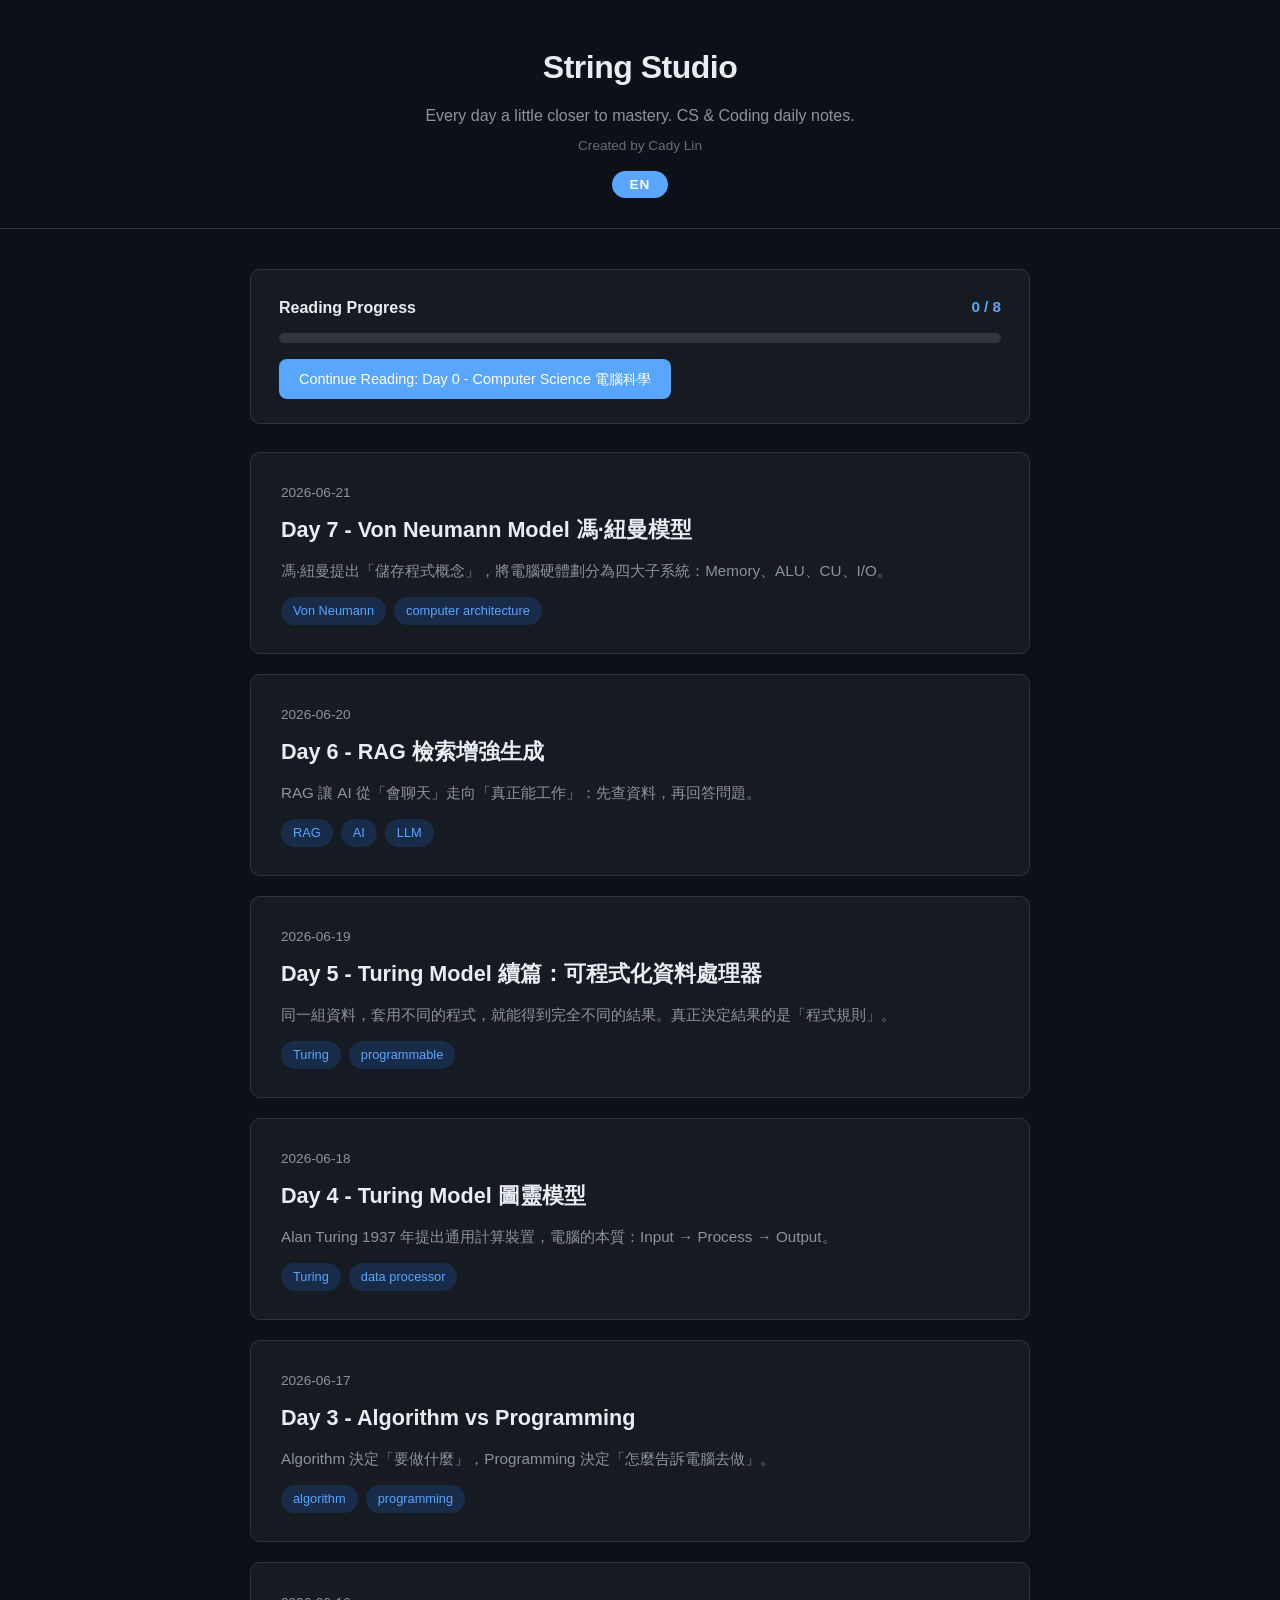
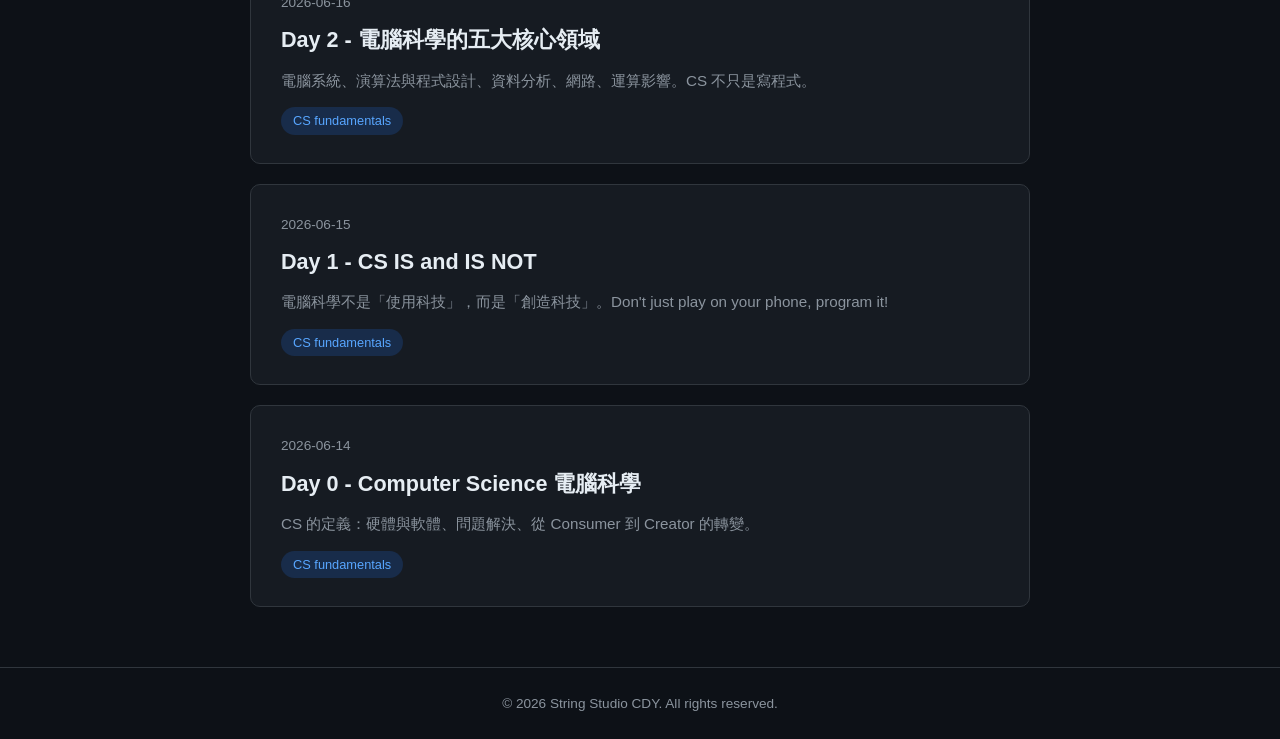
<file: index.html>
<!DOCTYPE html>
<html lang="zh-TW">
<head>
    <meta charset="UTF-8">
    <meta name="viewport" content="width=device-width, initial-scale=1.0">
    <title>String Studio - CS & Coding Daily Notes</title>
    <link rel="stylesheet" href="css/style.css">
</head>
<body>
    <header class="site-header">
        <div class="container">
            <h1 class="site-title"><a href="index.html">String Studio</a></h1>
            <p class="site-desc">Every day a little closer to mastery. CS & Coding daily notes.</p>
            <p class="site-author">Created by Cady Lin</p>
        </div>
    </header>

    <main class="container">
        <section id="posts-list" class="posts-list">
            <!-- Posts will be injected here by JS -->
        </section>
    </main>

    <footer class="site-footer">
        <div class="container">
            <p>&copy; 2026 String Studio CDY. All rights reserved.</p>
        </div>
    </footer>

    <script src="js/main.js"></script>
</body>
</html>
</file>
<file: css/style.css>
/* ===== Reset & Base ===== */
*, *::before, *::after {
    margin: 0;
    padding: 0;
    box-sizing: border-box;
}

:root {
    --bg: #0d1117;
    --bg-card: #161b22;
    --bg-card-hover: #1c2333;
    --text: #e6edf3;
    --text-secondary: #8b949e;
    --accent: #58a6ff;
    --accent-hover: #79b8ff;
    --border: #30363d;
    --tag-bg: #1f6feb33;
    --tag-text: #58a6ff;
    --code-bg: #1a1f2b;
    --max-width: 820px;
}

body {
    font-family: -apple-system, BlinkMacSystemFont, "Segoe UI", Helvetica, Arial, sans-serif;
    background: var(--bg);
    color: var(--text);
    line-height: 1.7;
    min-height: 100vh;
    display: flex;
    flex-direction: column;
}

a {
    color: var(--accent);
    text-decoration: none;
    transition: color 0.2s;
}

a:hover {
    color: var(--accent-hover);
}

.container {
    max-width: var(--max-width);
    margin: 0 auto;
    padding: 0 20px;
    width: 100%;
}

/* ===== Header ===== */
.site-header {
    border-bottom: 1px solid var(--border);
    padding: 40px 0 30px;
    text-align: center;
}

.site-title a {
    color: var(--text);
    font-size: 2rem;
    font-weight: 700;
    letter-spacing: -0.5px;
}

.site-title a:hover {
    color: var(--accent);
}

.site-desc {
    color: var(--text-secondary);
    margin-top: 8px;
    font-size: 1rem;
}

.site-author {
    color: var(--text-secondary);
    margin-top: 4px;
    font-size: 0.85rem;
    opacity: 0.7;
}

/* ===== Posts List (Index) ===== */
.posts-list {
    padding: 40px 0;
}

.post-card {
    background: var(--bg-card);
    border: 1px solid var(--border);
    border-radius: 10px;
    padding: 28px 30px;
    margin-bottom: 20px;
    transition: background 0.2s, border-color 0.2s;
    cursor: pointer;
}

.post-card:hover {
    background: var(--bg-card-hover);
    border-color: var(--accent);
}

.post-card-date {
    font-size: 0.85rem;
    color: var(--text-secondary);
    margin-bottom: 8px;
}

.post-card-title {
    font-size: 1.35rem;
    font-weight: 600;
    margin-bottom: 10px;
    color: var(--text);
}

.post-card-summary {
    color: var(--text-secondary);
    font-size: 0.95rem;
    line-height: 1.6;
}

.post-card-tags {
    margin-top: 14px;
    display: flex;
    flex-wrap: wrap;
    gap: 8px;
}

.tag {
    background: var(--tag-bg);
    color: var(--tag-text);
    padding: 3px 12px;
    border-radius: 20px;
    font-size: 0.8rem;
    font-weight: 500;
}

/* ===== Post Article ===== */
.post-article {
    padding: 40px 0 20px;
}

.post-meta {
    color: var(--text-secondary);
    font-size: 0.9rem;
    margin-bottom: 10px;
}

.post-article h1 {
    font-size: 2rem;
    font-weight: 700;
    margin-bottom: 8px;
    line-height: 1.3;
}

.post-article-tags {
    margin-bottom: 30px;
    display: flex;
    flex-wrap: wrap;
    gap: 8px;
}

.post-body {
    font-size: 1.05rem;
    line-height: 1.85;
}

.post-body h2 {
    font-size: 1.5rem;
    font-weight: 600;
    margin: 36px 0 16px;
    padding-bottom: 8px;
    border-bottom: 1px solid var(--border);
}

.post-body h3 {
    font-size: 1.25rem;
    font-weight: 600;
    margin: 28px 0 12px;
}

.post-body p {
    margin-bottom: 16px;
}

.post-body ul, .post-body ol {
    margin: 0 0 16px 24px;
}

.post-body li {
    margin-bottom: 6px;
}

.post-body img {
    max-width: 100%;
    border-radius: 8px;
    border: 1px solid var(--border);
    margin: 20px 0;
    display: block;
}

.post-body code {
    background: var(--code-bg);
    padding: 2px 7px;
    border-radius: 4px;
    font-size: 0.9em;
    font-family: "Fira Code", "Cascadia Code", Consolas, monospace;
}

.post-body pre {
    background: var(--code-bg);
    border: 1px solid var(--border);
    border-radius: 8px;
    padding: 20px;
    overflow-x: auto;
    margin: 20px 0;
}

.post-body pre code {
    background: none;
    padding: 0;
    font-size: 0.9rem;
    line-height: 1.6;
}

.post-body blockquote {
    border-left: 3px solid var(--accent);
    padding: 4px 20px;
    margin: 20px 0;
    color: var(--text-secondary);
    background: var(--bg-card);
    border-radius: 0 8px 8px 0;
}

.post-body table {
    width: 100%;
    border-collapse: collapse;
    margin: 20px 0;
}

.post-body th, .post-body td {
    border: 1px solid var(--border);
    padding: 10px 14px;
    text-align: left;
}

.post-body th {
    background: var(--bg-card);
    font-weight: 600;
}

/* ===== Post Navigation ===== */
.post-nav {
    padding: 20px 0 40px;
    border-top: 1px solid var(--border);
}

.back-link {
    font-weight: 500;
}

/* ===== Footer ===== */
.site-footer {
    border-top: 1px solid var(--border);
    padding: 24px 0;
    margin-top: auto;
    text-align: center;
    color: var(--text-secondary);
    font-size: 0.85rem;
}

/* ===== Empty State ===== */
.empty-state {
    text-align: center;
    padding: 80px 0;
    color: var(--text-secondary);
}

.empty-state p {
    font-size: 1.1rem;
}

/* ===== Progress Section ===== */
.progress-section {
    background: var(--bg-card);
    border: 1px solid var(--border);
    border-radius: 10px;
    padding: 24px 28px;
    margin-bottom: 28px;
}

.progress-header {
    display: flex;
    justify-content: space-between;
    align-items: center;
    margin-bottom: 12px;
}

.progress-label {
    font-weight: 600;
    font-size: 1rem;
}

.progress-count {
    color: var(--accent);
    font-weight: 600;
    font-size: 0.95rem;
}

.progress-bar-bg {
    background: var(--border);
    border-radius: 6px;
    height: 10px;
    overflow: hidden;
    margin-bottom: 16px;
}

.progress-bar-fill {
    background: linear-gradient(90deg, #58a6ff, #3fb950);
    height: 100%;
    border-radius: 6px;
    transition: width 0.4s ease;
}

.continue-btn {
    display: inline-block;
    background: var(--accent);
    color: #fff !important;
    padding: 8px 20px;
    border-radius: 8px;
    font-size: 0.9rem;
    font-weight: 500;
    transition: background 0.2s;
}

.continue-btn:hover {
    background: var(--accent-hover);
    color: #fff !important;
}

.progress-complete {
    color: #3fb950;
    font-weight: 600;
    font-size: 0.95rem;
}

/* ===== Read Badge ===== */
.post-card-top {
    display: flex;
    justify-content: space-between;
    align-items: center;
    margin-bottom: 8px;
}

.post-card-top .post-card-date {
    margin-bottom: 0;
}

.read-badge {
    background: #3fb95033;
    color: #3fb950;
    padding: 2px 12px;
    border-radius: 20px;
    font-size: 0.75rem;
    font-weight: 600;
}

.post-card-read {
    border-color: #3fb95044;
}

/* ===== Bookmark Button ===== */
.mark-read-section {
    text-align: center;
    padding: 32px 0 8px;
    margin-top: 20px;
    border-top: 1px solid var(--border);
}

.bookmark-btn {
    background: var(--bg-card);
    color: var(--text-secondary);
    border: 1px solid var(--border);
    padding: 10px 32px;
    border-radius: 24px;
    font-size: 0.95rem;
    font-weight: 600;
    cursor: pointer;
    transition: all 0.2s;
}

.bookmark-btn:hover {
    border-color: var(--accent);
    color: var(--text);
}

.bookmark-btn.bookmarked {
    background: #3fb95022;
    color: #3fb950;
    border-color: #3fb95066;
}

.post-header-actions {
    display: flex;
    gap: 10px;
    align-items: center;
}

/* ===== Language Toggle ===== */
.lang-toggle {
    background: var(--accent);
    color: #fff;
    border: none;
    padding: 6px 18px;
    border-radius: 20px;
    font-size: 0.85rem;
    font-weight: 600;
    cursor: pointer;
    transition: background 0.2s, transform 0.1s;
    letter-spacing: 1px;
}

.lang-toggle:hover {
    background: var(--accent-hover);
    transform: scale(1.05);
}

.site-header .lang-toggle {
    margin-top: 14px;
}

.post-header-row {
    display: flex;
    justify-content: space-between;
    align-items: center;
}

/* ===== Responsive ===== */
@media (max-width: 600px) {
    .site-header {
        padding: 28px 0 20px;
    }

    .site-title a {
        font-size: 1.5rem;
    }

    .post-card {
        padding: 20px;
    }

    .post-card-title {
        font-size: 1.15rem;
    }

    .post-article h1 {
        font-size: 1.5rem;
    }

    .post-body {
        font-size: 1rem;
    }
}
</file>
